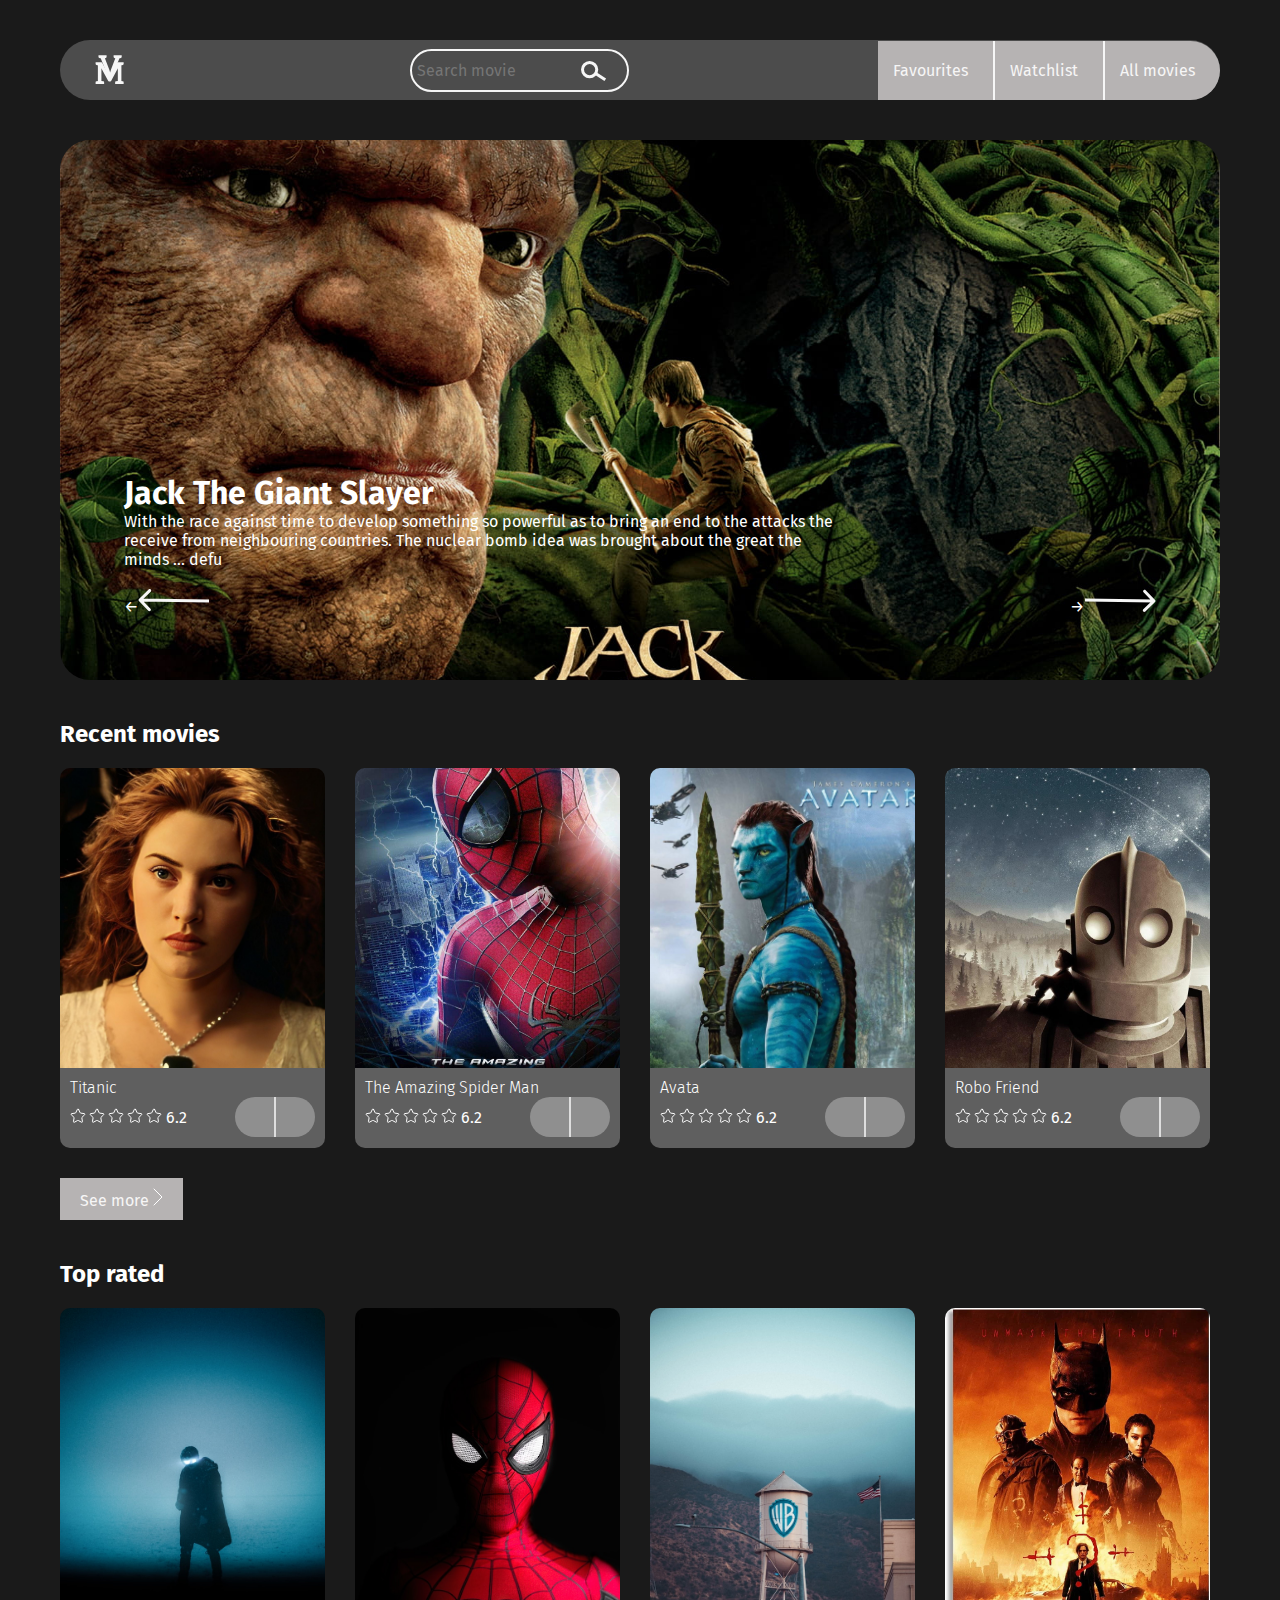
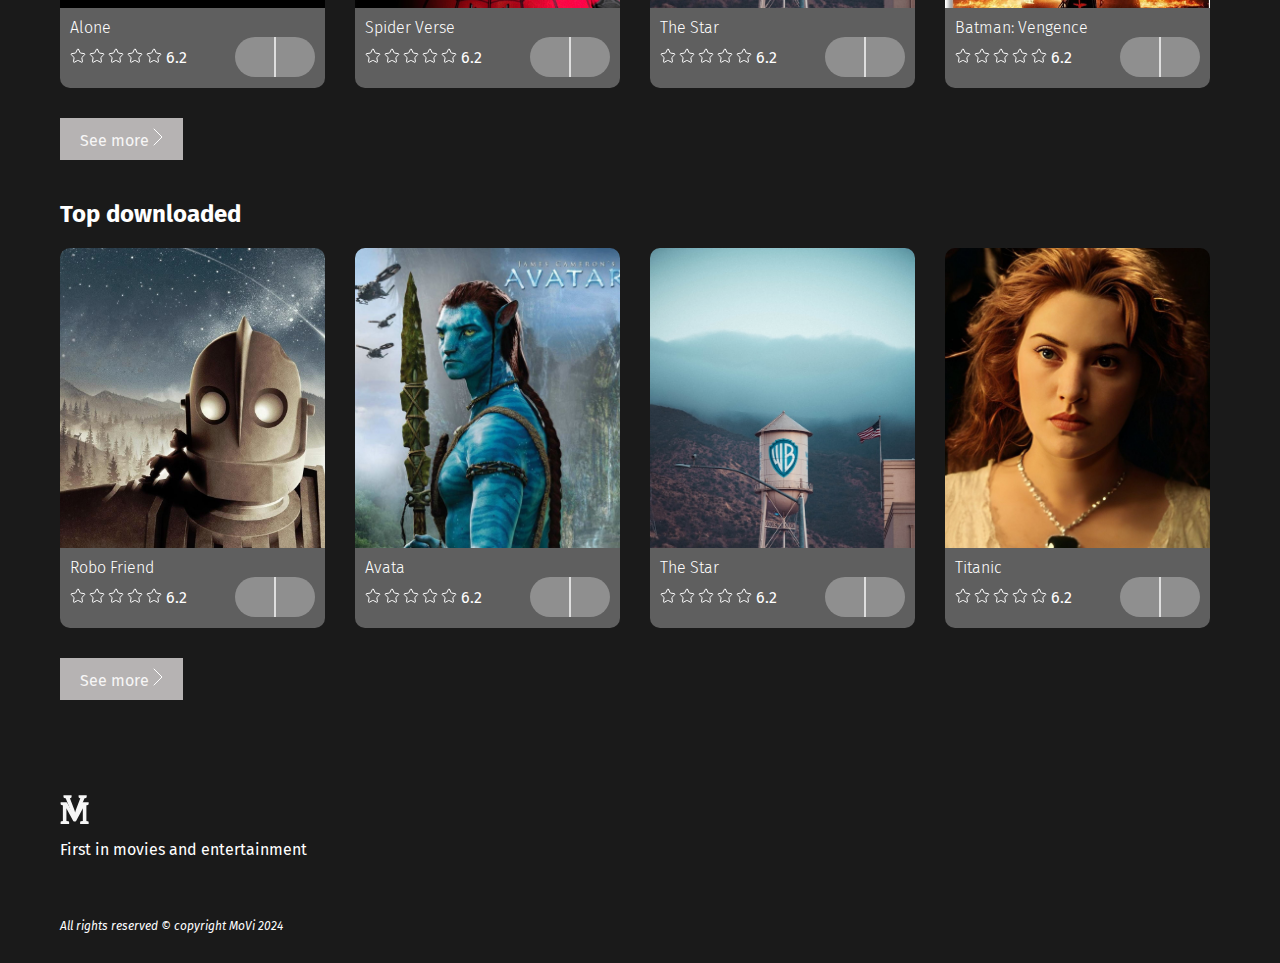
<file: index.html>
<!DOCTYPE html>
<html lang="en">
  <head>
    <meta charset="UTF-8" />
    <meta name="viewport" content="width=device-width, initial-scale=1.0" />
    <link rel="stylesheet" href="https://cdnjs.cloudflare.com/ajax/libs/font-awesome/6.5.0/css/all.min.css" integrity="sha512-Avb2QiuDEEvB4bZJYdft2mNjVShBftLdPG8FJ0V7irTLQ8Uo0qcPxh4Plq7G5tGm0rU+1SPhVotteLpBERwTkw==" crossorigin="anonymous" referrerpolicy="no-referrer" />
    <link rel="stylesheet" href="shared.css">
    <link rel="stylesheet" href="style.css" />
    <title>MoVi</title>
  </head>
  <body>
    <nav class="main-nav">
      <div class="container">
        <div class="flex-box nav-container">
          <div class="logo-container">
            <a href="index.html"
              ><img src="./../resources/moviLogo.svg" alt="website logo"
            /></a>
          </div>
          <div class="search-bar__container">
            <input
              class="search-bar"
              type="search"
              placeholder="Search movie"
            />
            <a href="#">
              <img
                src="./../resources/searchIcon.svg"
                alt="search icon"
                class="search-icon"
              />
            </a>
          </div>
          <ul class="nav-links flex-box">
            <li class="nav-link flex-box">
              <a href="movieDetails/index.html">Favourites</a>
              <i class="fa-regular fa-heart"></i>
            </li>
            <li class="nav-link flex-box">
              <a href="#">Watchlist</a>
              <i class="fa-regular fa-bookmark"></i>
            </li>
            <li class="nav-link flex-box">
              <a href="#">All movies</a>
              <i class="fa-solid fa-angles-right"></i>
            </li>
          </ul>
        </div>
      </div>
    </nav>
    <header>
      <div class="container">
        <div class="slider_container">
          <div class="slider_box">
            <div class="slider_info--box">
              <h1 class="slider_title">Jack The Giant Slayer</h1>
              <p class="slider_paragraph">
                With the race against time to develop something so powerful as
                to bring an end to the attacks the receive from neighbouring
                countries. The nuclear bomb idea was brought about the great the
                minds ... defu
              </p>
            </div>
            <div class="slider_control--box flex-box">
              <div class="left_arrow">&larr;<img src="../resources/arrow_left.svg" alt="left_arrow"></div>
              <div class="nav_dots"><button class="buttons__button"></button> <button class="buttons__button"></button> <button class="buttons__button"></button></div>
              <div class="right_arrow">&rarr;<img src="../resources/arrow_right.svg" alt="right arrow"></div>
          </div>
        </div>
      </div>
    </header>
    <main>
      <section class="section-movies">
        <div class="container">
          <div class="movies-tray">
            <h2 class="section-title">Recent movies</h2>
            <div class="movies-card__container">
              <div class="movies-card">
                <div class="movie-card__image--container">
                  <img src="../resources/titanic.jpg" alt="titanic image">
                </div>
                <div class="movie-info">
                  <h3 class="movie-title">Titanic</h3>
                  <div class="interaction-tray flex-box">
                    <div class="rating-box">
                      <img class="rating" src="../resources/stars_ratings.svg" alt="rating image"> <span>6.2</span>
                    </div>
                    <div class="button-tray flex-box">
                      <i class="card-icon fa-regular fa-heart"></i>
                      <div class="vertical-bar"></div>
                      <i class="card-icon fa-regular fa-star"></i>
                    </div>
                  </div>
                  </div>
              </div>
              <div class="movies-card">
                <div class="movie-card__image--container">
                  <img src="../resources/theAmazingSpiderMan.jpg" alt="amazing-spider image">
                </div>
                <div class="movie-info">
                  <h3 class="movie-title">The Amazing Spider Man</h3>
                  <div class="interaction-tray flex-box">
                    <div class="rating-box">
                      <img class="rating" src="../resources/stars_ratings.svg" alt="rating image"> <span>6.2</span>
                    </div>
                    <div class="button-tray flex-box">
                      <i class="card-icon fa-regular fa-heart"></i>
                      <div class="vertical-bar"></div>
                      <i class="card-icon fa-regular fa-star"></i>
                    </div>
                  </div>
                </div>
              </div>
              <div class="movies-card">
                <div class="movie-card__image--container">
                  <img src="../resources/avata.jpg" alt="avata Image">
                </div>
                <div class="movie-info">
                  <h3 class="movie-title">Avata</h3>
                  <div class="interaction-tray flex-box">
                    <div class="rating-box">
                      <img class="rating" src="../resources/stars_ratings.svg" alt="rating image"> <span>6.2</span>
                    </div>
                    <div class="button-tray flex-box">
                      <i class="card-icon fa-regular fa-heart"></i>
                      <div class="vertical-bar"></div>
                      <i class="card-icon fa-regular fa-star"></i>
                    </div>
                  </div>
                </div>
              </div>
              <div class="movies-card">
                <div class="movie-card__image--container">
                  <img src="../resources/roboFriend.jpg" alt="avata Image">
                </div>
                <div class="movie-info">
                  <h3 class="movie-title">Robo Friend</h3>
                  <div class="interaction-tray flex-box">
                    <div class="rating-box">
                      <img class="rating" src="../resources/stars_ratings.svg" alt="rating image"> <span>6.2</span>
                    </div>
                    <div class="button-tray flex-box">
                      <i class="card-icon fa-regular fa-heart"></i>
                      <div class="vertical-bar"></div>
                      <i class="card-icon fa-regular fa-star"></i>
                    </div>
                  </div>
                </div>
              </div>
            </div>
            <button class="btn-more__movies">See more <img src="../resources/arrow_next.svg" alt="next arrow"></button>
          </div>
  
          <div class="movies-section">
            <h2 class="section-title">Top rated</h2>
            <div class="movies-card__container">
              <div class="movies-card">
                <div class="movie-card__image--container">
                  <img src="../resources/alone.jpg" alt="alone image">
                </div>
                <div class="movie-info">
                  <h3 class="movie-title">Alone</h3>
                  <div class="interaction-tray flex-box">
                    <div class="rating-box">
                      <img class="rating" src="../resources/stars_ratings.svg" alt="rating image"> <span>6.2</span>
                    </div>
                    <div class="button-tray flex-box">
                      <i class="card-icon fa-regular fa-heart"></i>
                      <div class="vertical-bar"></div>
                      <i class="card-icon fa-regular fa-star"></i>
                    </div>
                  </div>
                  </div>
              </div>
              <div class="movies-card">
                <div class="movie-card__image--container">
                  <img src="../resources/spiderVerse.jpg" alt="spider verse image">
                </div>
                <div class="movie-info">
                  <h3 class="movie-title">Spider Verse</h3>
                  <div class="interaction-tray flex-box">
                    <div class="rating-box">
                      <img class="rating" src="../resources/stars_ratings.svg" alt="rating image"> <span>6.2</span>
                    </div>
                    <div class="button-tray flex-box">
                      <i class="card-icon fa-regular fa-heart"></i>
                      <div class="vertical-bar"></div>
                      <i class="card-icon fa-regular fa-star"></i>
                    </div>
                  </div>
                </div>
              </div>
              <div class="movies-card">
                <div class="movie-card__image--container">
                  <img src="../resources/theStar.jpg" alt="the star Image">
                </div>
                <div class="movie-info">
                  <h3 class="movie-title">The Star</h3>
                  <div class="interaction-tray flex-box">
                    <div class="rating-box">
                      <img class="rating" src="../resources/stars_ratings.svg" alt="rating image"> <span>6.2</span>
                    </div>
                    <div class="button-tray flex-box">
                      <i class="card-icon fa-regular fa-heart"></i>
                      <div class="vertical-bar"></div>
                      <i class="card-icon fa-regular fa-star"></i>
                    </div>
                  </div>
                </div>
              </div>
              <div class="movies-card">
                <div class="movie-card__image--container">
                  <img src="../resources/batman_vengence.jpg" alt="batman Image">
                </div>
                <div class="movie-info">
                  <h3 class="movie-title">Batman: Vengence</h3>
                  <div class="interaction-tray flex-box">
                    <div class="rating-box">
                      <img class="rating" src="../resources/stars_ratings.svg" alt="rating image"> <span>6.2</span>
                    </div>
                    <div class="button-tray flex-box">
                      <i class="card-icon fa-regular fa-heart"></i>
                      <div class="vertical-bar"></div>
                      <i class="card-icon fa-regular fa-star"></i>
                    </div>
                  </div>
                </div>
              </div>
            </div>
            <button class="btn-more__movies">See more <img src="../resources/arrow_next.svg" alt="next arrow"></button>
          </div>
  
          <div class="movies-section">
            <h2 class="section-title">Top downloaded</h2>
            <div class="movies-card__container">
              <div class="movies-card">
                <div class="movie-card__image--container">
                  <img src="../resources/roboFriend.jpg" alt="robo friend image">
                </div>
                <div class="movie-info">
                  <h3 class="movie-title">Robo Friend</h3>
                  <div class="interaction-tray flex-box">
                    <div class="rating-box">
                      <img class="rating" src="../resources/stars_ratings.svg" alt="rating image"> <span>6.2</span>
                    </div>
                    <div class="button-tray flex-box">
                      <i class="card-icon fa-regular fa-heart"></i>
                      <div class="vertical-bar"></div>
                      <i class="card-icon fa-regular fa-star"></i>
                    </div>
                  </div>
                  </div>
              </div>
              <div class="movies-card">
                <div class="movie-card__image--container">
                  <img src="../resources/avata.jpg" alt="avata image">
                </div>
                <div class="movie-info">
                  <h3 class="movie-title">Avata</h3>
                  <div class="interaction-tray flex-box">
                    <div class="rating-box">
                      <img class="rating" src="../resources/stars_ratings.svg" alt="rating image"> <span>6.2</span>
                    </div>
                    <div class="button-tray flex-box">
                      <i class="card-icon fa-regular fa-heart"></i>
                      <div class="vertical-bar"></div>
                      <i class="card-icon fa-regular fa-star"></i>
                    </div>
                  </div>
                </div>
              </div>
              <div class="movies-card">
                <div class="movie-card__image--container">
                  <img src="../resources/theStar.jpg" alt="the star Image">
                </div>
                <div class="movie-info">
                  <h3 class="movie-title">The Star</h3>
                  <div class="interaction-tray flex-box">
                    <div class="rating-box">
                      <img class="rating" src="../resources/stars_ratings.svg" alt="rating image"> <span>6.2</span>
                    </div>
                    <div class="button-tray flex-box">
                      <i class="card-icon fa-regular fa-heart"></i>
                      <div class="vertical-bar"></div>
                      <i class="card-icon fa-regular fa-star"></i>
                    </div>
                  </div>
                </div>
              </div>
              <div class="movies-card">
                <div class="movie-card__image--container">
                  <img src="../resources/titanic.jpg" alt="titanic Image">
                </div>
                <div class="movie-info">
                  <h3 class="movie-title">Titanic</h3>
                  <div class="interaction-tray flex-box">
                    <div class="rating-box">
                      <img class="rating" src="../resources/stars_ratings.svg" alt="rating image"> <span>6.2</span>
                    </div>
                    <div class="button-tray flex-box">
                      <i class="card-icon fa-regular fa-heart"></i>
                      <div class="vertical-bar"></div>
                      <i class="card-icon fa-regular fa-star"></i>
                    </div>
                  </div>
                </div>
              </div>
            </div>
            <button class="btn-more__movies">See more <img src="../resources/arrow_next.svg" alt="next arrow"></button>
          </div>
        </div>
      </section>
    </main>
    <footer>
      <div class="container">
        <div class="footer-logo__container">
          <img src="../resources/moviLogo.svg" alt="movi logo" class="loger">
          <p class="slogan">First in movies and entertainment</p>
        </div>
        <p class="copyright"><em>All rights reserved © copyright MoVi 2024</em></p>
      </div>
    </footer>
  </body>
</html>
</file>
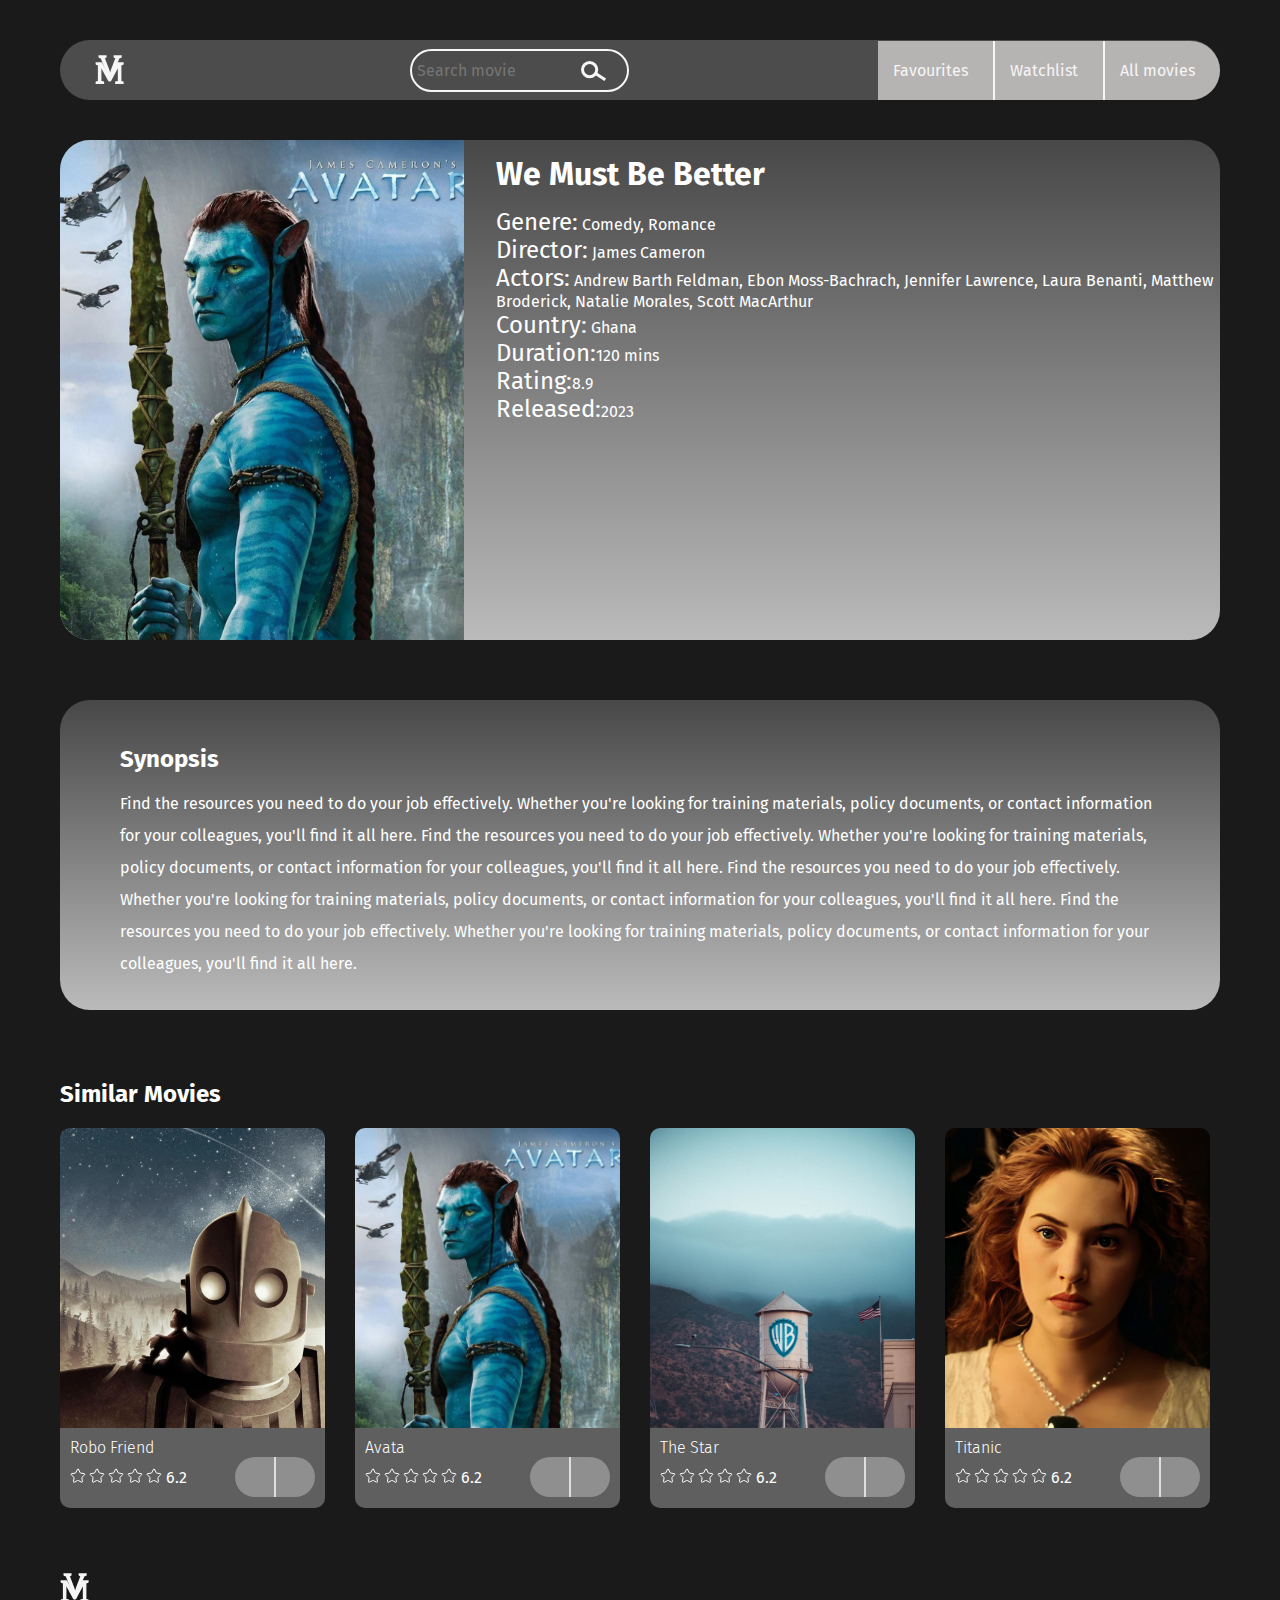
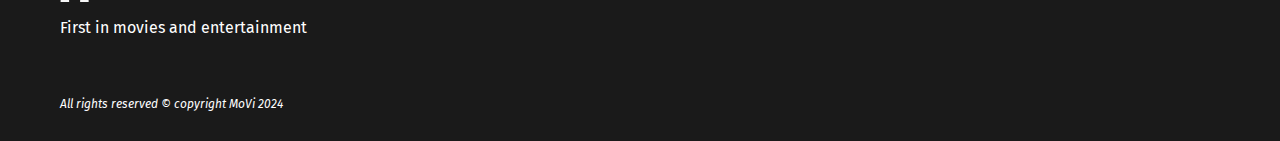
<file: movieDetails/index.html>
<!DOCTYPE html>
<html lang="en">
  <head>
    <meta charset="UTF-8" />
    <meta name="viewport" content="width=device-width, initial-scale=1.0" />
    <link
      rel="stylesheet"
      href="https://cdnjs.cloudflare.com/ajax/libs/font-awesome/6.5.0/css/all.min.css"
      integrity="sha512-Avb2QiuDEEvB4bZJYdft2mNjVShBftLdPG8FJ0V7irTLQ8Uo0qcPxh4Plq7G5tGm0rU+1SPhVotteLpBERwTkw=="
      crossorigin="anonymous"
      referrerpolicy="no-referrer"
    />
    <link rel="stylesheet" href="../shared.css" />
    <link rel="stylesheet" href="movie-details.css" />
    <title>Movie Deatails</title>
  </head>
  <body>
    <nav class="main-nav">
      <div class="container">
        <div class="flex-box nav-container">
          <div class="logo-container">
            <a href="index.html"
              ><img src="./../resources/moviLogo.svg" alt="website logo"
            /></a>
          </div>
          <div class="search-bar__container">
            <input
              class="search-bar"
              type="search"
              placeholder="Search movie"
            />
            <a href="#">
              <img
                src="./../resources/searchIcon.svg"
                alt="search icon"
                class="search-icon"
              />
            </a>
          </div>
          <ul class="nav-links flex-box">
            <li class="nav-link flex-box">
              <a href="#">Favourites</a>
              <i class="fa-regular fa-heart"></i>
            </li>
            <li class="nav-link flex-box">
              <a href="#">Watchlist</a>
              <i class="fa-regular fa-bookmark"></i>
            </li>
            <li class="nav-link flex-box">
              <a href="#">All movies</a>
              <i class="fa-solid fa-angles-right"></i>
            </li>
          </ul>
        </div>
      </div>
    </nav>
    <header class="movies-details__header">
      <div class="container">
        <div class="flex-box movie-detail__container">
          <div class="header-image__container">
            <img
              src="../resources/avata.jpg"
              alt="avata image"
              class="header-img"
            />
          </div>
          <div class="movie-info__box">
            <h1 class="movie-header__title">We Must Be Better</h1>
            <p class="movie-detail">
              <span class="detail-title">Genere:</span> Comedy, Romance
            </p>
            <p class="movie-detail">
              <span class="detail-title">Director:</span> James Cameron
            </p>
            <p class="movie-detail">
              <span class="detail-title">Actors:</span> Andrew Barth Feldman,
              Ebon Moss-Bachrach, Jennifer Lawrence, Laura Benanti, Matthew
              Broderick, Natalie Morales, Scott MacArthur
            </p>
            <p class="movie-detail">
              <span class="detail-title">Country:</span> Ghana
            </p>
            <p class="movie-detail">
              <span class="detail-title">Duration:</span>120 mins
            </p>
            <p class="movie-detail">
              <span class="detail-title">Rating:</span>8.9
            </p>
            <p class="movie-detail">
              <span class="detail-title">Released:</span>2023
            </p>
          </div>
        </div>
      </div>
    </header>

    <main>
      <section class="section-movie__info">
        <div class="container">
          <div class="movie-info__container">
            <h2 class="title">Synopsis</h2>
            <p class="movie-synopsis">
              Find the resources you need to do your job effectively. Whether
              you're looking for training materials, policy documents, or
              contact information for your colleagues, you'll find it all here.
              Find the resources you need to do your job effectively. Whether
              you're looking for training materials, policy documents, or
              contact information for your colleagues, you'll find it all here.
              Find the resources you need to do your job effectively. Whether
              you're looking for training materials, policy documents, or
              contact information for your colleagues, you'll find it all here.
              Find the resources you need to do your job effectively. Whether
              you're looking for training materials, policy documents, or
              contact information for your colleagues, you'll find it all here.
            </p>
          </div>
        </div>
      </section>
      <section class="section-movies__cards">
        <div class="container">
          <div class="movies-card__container">
            <div class="movies-section">
              <h2 class="section-title">Similar Movies</h2>
              <div class="movies-card__container">
                <div class="movies-card">
                  <div class="movie-card__image--container">
                    <img src="../resources/roboFriend.jpg" alt="robo friend image">
                  </div>
                  <div class="movie-info">
                    <h3 class="movie-title">Robo Friend</h3>
                    <div class="interaction-tray flex-box">
                      <div class="rating-box">
                        <img class="rating" src="../resources/stars_ratings.svg" alt="rating image"> <span>6.2</span>
                      </div>
                      <div class="button-tray flex-box">
                        <i class="card-icon fa-regular fa-heart"></i>
                        <div class="vertical-bar"></div>
                        <i class="card-icon fa-regular fa-star"></i>
                      </div>
                    </div>
                    </div>
                </div>
                <div class="movies-card">
                  <div class="movie-card__image--container">
                    <img src="../resources/avata.jpg" alt="avata image">
                  </div>
                  <div class="movie-info">
                    <h3 class="movie-title">Avata</h3>
                    <div class="interaction-tray flex-box">
                      <div class="rating-box">
                        <img class="rating" src="../resources/stars_ratings.svg" alt="rating image"> <span>6.2</span>
                      </div>
                      <div class="button-tray flex-box">
                        <i class="card-icon fa-regular fa-heart"></i>
                        <div class="vertical-bar"></div>
                        <i class="card-icon fa-regular fa-star"></i>
                      </div>
                    </div>
                  </div>
                </div>
                <div class="movies-card">
                  <div class="movie-card__image--container">
                    <img src="../resources/theStar.jpg" alt="the star Image">
                  </div>
                  <div class="movie-info">
                    <h3 class="movie-title">The Star</h3>
                    <div class="interaction-tray flex-box">
                      <div class="rating-box">
                        <img class="rating" src="../resources/stars_ratings.svg" alt="rating image"> <span>6.2</span>
                      </div>
                      <div class="button-tray flex-box">
                        <i class="card-icon fa-regular fa-heart"></i>
                        <div class="vertical-bar"></div>
                        <i class="card-icon fa-regular fa-star"></i>
                      </div>
                    </div>
                  </div>
                </div>
                <div class="movies-card">
                  <div class="movie-card__image--container">
                    <img src="../resources/titanic.jpg" alt="titanic Image">
                  </div>
                  <div class="movie-info">
                    <h3 class="movie-title">Titanic</h3>
                    <div class="interaction-tray flex-box">
                      <div class="rating-box">
                        <img class="rating" src="../resources/stars_ratings.svg" alt="rating image"> <span>6.2</span>
                      </div>
                      <div class="button-tray flex-box">
                        <i class="card-icon fa-regular fa-heart"></i>
                        <div class="vertical-bar"></div>
                        <i class="card-icon fa-regular fa-star"></i>
                      </div>
                    </div>
                  </div>
                </div>
              </div>
          </div>
        </div>
      </section>
    </main>

    <footer>
      <div class="container">
        <div class="footer-logo__container">
          <img src="../resources/moviLogo.svg" alt="movi logo" class="loger">
          <p class="slogan">First in movies and entertainment</p>
        </div>
        <p class="copyright"><em>All rights reserved © copyright MoVi 2024</em></p>
      </div>
    </footer>
  </body>
</html>
</file>
<file: shared.css>
@import url("https://fonts.googleapis.com/css2?family=Fira+Sans&family=Open+Sans:wght@300&display=swap");
@import url("https://fonts.googleapis.com/css2?family=Aleo:wght@700&family=Open+Sans:wght@300&display=swap");

:root {
  --color-black: #1a1a1a;
  --color-light__black: #4c4c4c;
  --color-off__white: #f6f6f6;
  --color-gray: #b6b3b3;
}

* {
  margin: 0;
  padding: 0;
  box-sizing: border-box;
}

body {
  font-family: "Fira Sans", sans-serif;
  font-size: 1rem;
  background-color: var(--color-black);
  color: #fff;
}

.container {
  max-width: 1160px;
  margin-inline: auto;
}

button {
  font: inherit;
  border: none;
}

.flex-box {
  display: flex;
  justify-content: space-between;
  align-items: center;
}

/* ---------------------------------------*/
/* Navbar styling */
/* ---------------------------------------*/

.main-nav {
  margin-block: 40px;
}

.nav-container {
  background-color: var(--color-light__black);
  /* padding: 15px 30px; */
  border-radius: 30px;
}

.logo-container {
  margin: 10px 35px;
}

.search-bar__container {
  position: relative;
}

.search-bar {
  font: inherit;
  border: 2px solid var(--color-off__white);
  padding: 10px 5px;
  border-radius: 30px;
  background-color: transparent;
}

.search-icon {
  position: absolute;
  top: 30%;
  right: 10%;
}

.nav-links {
  list-style: none;
}

.nav-link {
  background-color: var(--color-gray);
  padding: 20px 15px;
  cursor: pointer;
  border-right: 2px solid var(--color-off__white);
  gap: 10px;
}

.nav-link a {
  text-decoration: none;
  color: var(--color-off__white);
}

.nav-link:last-child {
  border-top-right-radius: 30px;
  border-bottom-right-radius: 30px;
  border-right: none;
}

.section-title {
  margin-block-start: 10px;
  margin-block-end: 20px;
}

/* --------------------------------- */
/* Movie Card */
/* --------------------------------- */

.section-movies {
  margin-block-start: 40px;
}

.movies-card__container {
  display: flex;
  /* flex-direction: row; */
  /* flex-wrap: wrap; */
  flex-flow: row wrap;
  gap: 30px;
}

.movies-card {
  display: flex;
  flex-direction: column;
  width: 265px;
}

.movie-card__image--container {
  height: 300px;
  width: inherit;
  border-radius: 10px 10px 0 0;
}

.movie-card__image--container img {
  width: 100%;
  height: 100%;
  object-fit: cover;
  object-position: top;
  border-radius: 10px 10px 0 0;
}

.movie-info {
  height: 80px;
  background-color: rgba(255, 255, 255, 0.3);
  padding: 10px;
  border-radius: 0 0 10px 10px;
}

.movie-title {
  font-size: 1rem;
  font-weight: 300;
}

.button-tray {
  width: 80px;
  height: 40px;
  background-color: rgba(255, 255, 255, 0.3);
  border-radius: 25px;
  padding: 10px;
}

.card-icon {
  font-size: 20px;
  color: rgba(255, 255, 255, 0.7);
}

.vertical-bar {
  width: 2.5px;
  height: 40px;
  background-color: rgba(255, 255, 255, 0.7);
}

/* ------------------------------- */
/* Footer */
/* ------------------------------- */

.footer-logo__container {
  margin-block: 60px;
}

.slogan {
  margin-block: 10px;
}

.copyright {
  margin-block-end: 30px;
  font-size: 12px;
}
</file>
<file: style.css>
.slider_container {
  /* background-color: aqua; */
  background-image: url(../resources/jackTheGiantSlayer.jpg);
  background-size: cover;
  background-position: 10%;
  border-radius: 30px;
  height: 60vh;
  position: relative;
}

.slider_box {
  position: absolute;
  padding: 4rem;
  bottom: 0;
  left: 0;
}

.slider_control--box {
  margin-block-start: 20px;
}

.slider_info--box {
  width: 70%;
}

.btn-more__movies {
  background-color: var(--color-gray);
  color: var(--color-off__white);
  padding: 10px 20px;
  text-align: left;
  margin-block: 30px;
}

/* ------------------------------- */
/* Footer */
/* ------------------------------- */

.footer-logo__container {
  margin-block: 60px;
}

.slogan {
  margin-block: 10px;
}

.copyright {
  margin-block-end: 30px;
  font-size: 12px;
}
</file>
<file: movieDetails/movie-details.css>
.movie-detail__container {
  align-items: start;
  gap: 2rem;
  background: linear-gradient(
    rgba(255, 255, 255, 0.2),
    rgba(255, 255, 255, 0.7)
  );
  border-radius: 30px;
}

.movies-details__header .header-image__container {
  width: 50%;
}

.header-img {
  width: 100%;
  object-fit: cover;
  object-position: top;
  height: 500px;
  border-radius: 30px 0 0 30px;
  vertical-align: bottom;
}

.detail-title {
  font-size: 1.5rem;
}

.movie-header__title {
  margin-block: 15px;
}

.movie-info__container {
  border-radius: 30px;
  padding: 30px 60px;
  margin-block: 60px;
  background: linear-gradient(
    rgba(255, 255, 255, 0.2),
    rgba(255, 255, 255, 0.7)
  );
}

.title {
  margin-block: 15px;
}

.movie-synopsis {
  line-height: 2;
}
</file>
